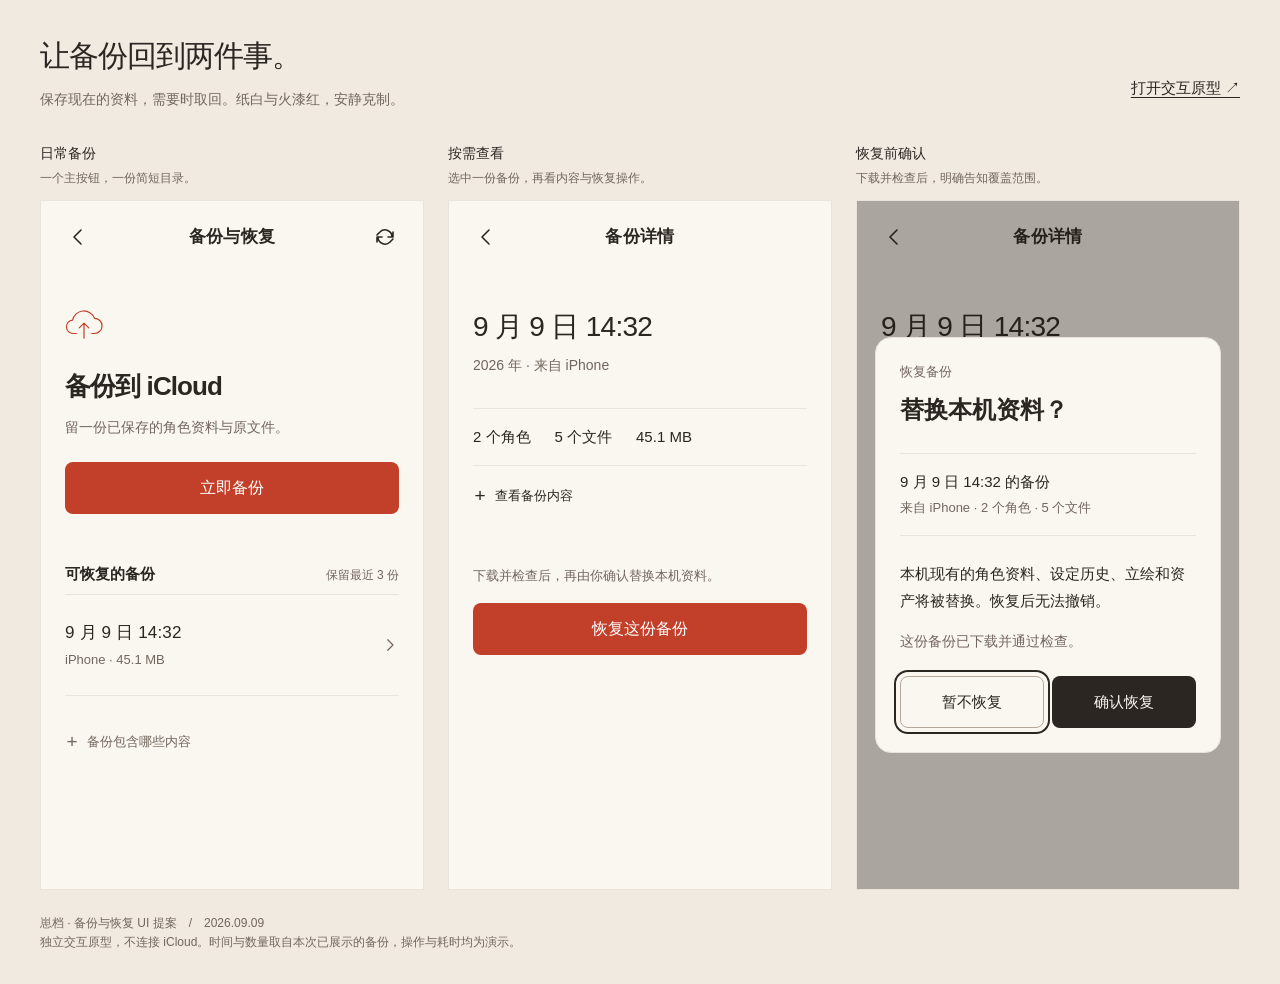
<file: design/backup-restore/preview.html>
<!doctype html>
<html lang="zh-CN"><head><meta charset="utf-8"><meta name="viewport" content="width=device-width,initial-scale=1"><title>崽档 · 备份与恢复 UI 方案</title><link rel="stylesheet" href="styles.css">
<style>
/* Hallmark · pre-emit critique: P5 H5 E4 S5 R5 V4 */
body{padding:var(--space-xl);background:var(--color-review)}
.board-head{max-width:1200px;margin:0 auto var(--space-xl);display:flex;align-items:end;justify-content:space-between;gap:var(--space-lg)}
.board-head h1{font-size:30px;font-weight:500;letter-spacing:-.035em}.board-head p{color:var(--color-muted);margin-top:var(--space-sm);font-size:14px}
.board{display:grid;grid-template-columns:repeat(3,minmax(0,1fr));gap:var(--space-lg);max-width:1200px;margin:auto}
figure{margin:0;min-width:0}figcaption{font-size:14px;font-weight:500;margin-bottom:12px}figcaption span{display:block;color:var(--color-muted);font-size:12px;font-weight:400;margin-top:4px}
iframe{width:100%;height:690px;border:1px solid var(--color-rule);background:var(--color-paper);display:block}
footer{max-width:1200px;margin:var(--space-lg) auto 0;color:var(--color-muted);font-size:12px}
@media(max-width:900px){.board{grid-template-columns:minmax(0,1fr);max-width:414px}.board-head{display:block;max-width:414px}.board-head a{margin-top:var(--space-md)}body{padding:var(--space-lg) var(--space-md)}footer{max-width:414px}}
</style></head><body>
<header class="board-head"><div><h1>让备份回到两件事。</h1><p>保存现在的资料，需要时取回。纸白与火漆红，安静克制。</p></div><a href="prototype.html">打开交互原型 ↗</a></header>
<div class="board">
<figure><figcaption>日常备份<span>一个主按钮，一份简短目录。</span></figcaption><iframe title="简化后的备份首页" src="prototype.html?clean&state=idle"></iframe></figure>
<figure><figcaption>按需查看<span>选中一份备份，再看内容与恢复操作。</span></figcaption><iframe title="按需展开的备份详情" src="prototype.html?clean&state=detail"></iframe></figure>
<figure><figcaption>恢复前确认<span>下载并检查后，明确告知覆盖范围。</span></figcaption><iframe title="恢复前确认界面" src="prototype.html?clean&state=ready"></iframe></figure>
</div>
<footer>崽档 · 备份与恢复 UI 提案　/　2026.09.09<br>独立交互原型，不连接 iCloud。时间与数量取自本次已展示的备份，操作与耗时均为演示。</footer>
</body></html>
</file>
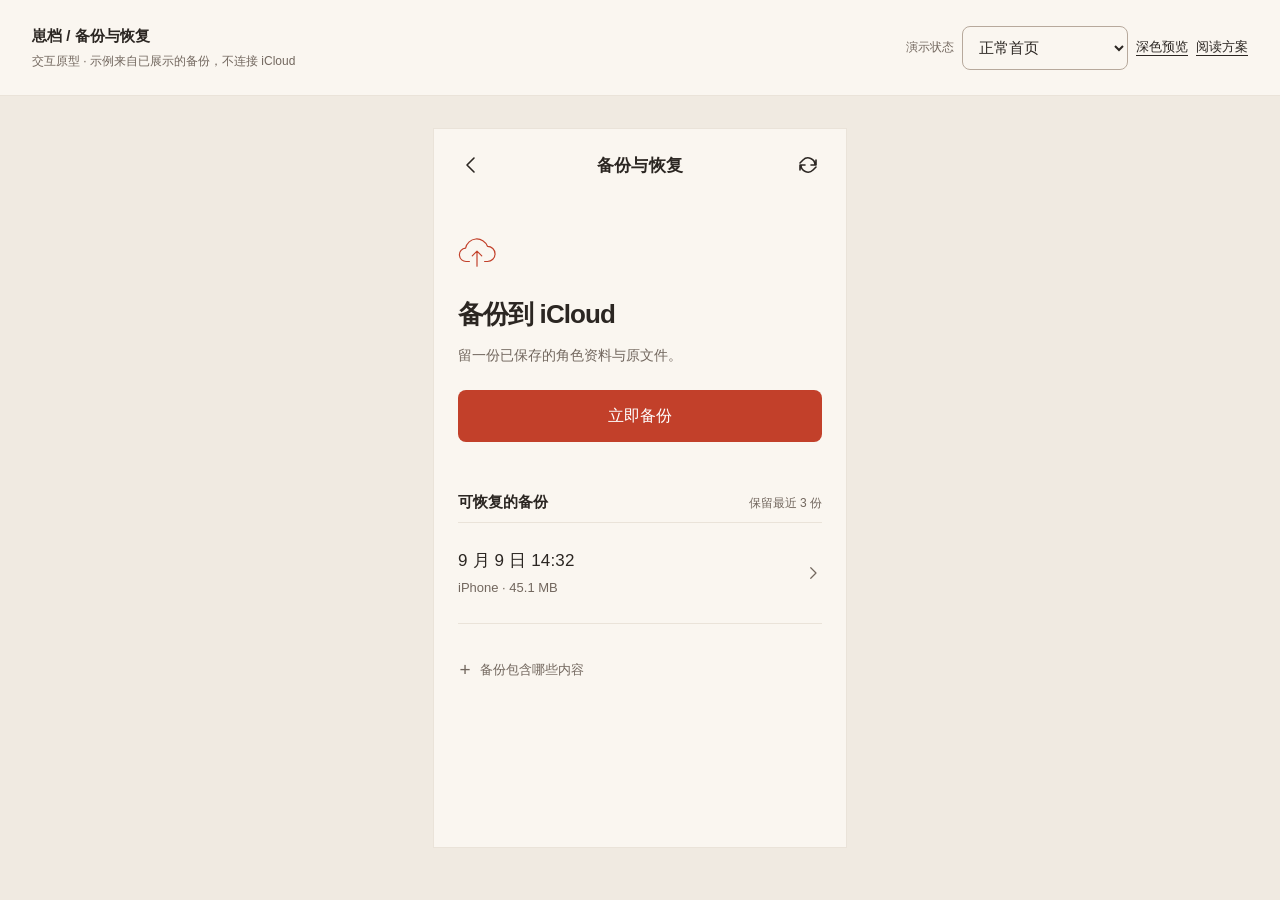
<file: design/backup-restore/prototype.html>
<!doctype html>
<html lang="zh-CN">
<head>
  <meta charset="utf-8"><meta name="viewport" content="width=device-width,initial-scale=1">
  <meta name="color-scheme" content="light dark">
  <title>崽档 · 备份与恢复交互原型</title>
  <link rel="stylesheet" href="styles.css">
</head>
<body>
  <aside class="review" aria-label="原型演示控制">
    <div><strong>崽档 / 备份与恢复</strong><p>交互原型 · 示例来自已展示的备份，不连接 iCloud</p></div>
    <div class="review-controls">
      <label for="scenario">演示状态</label>
      <select id="scenario">
        <option value="idle">正常首页</option><option value="empty">首次备份</option>
        <option value="backup">备份进行中</option><option value="waiting">等待 iCloud 确认</option>
        <option value="detail">备份详情</option><option value="ready">恢复确认</option>
        <option value="failure">备份失败</option><option value="offline">iCloud 不可用</option>
        <option value="recovery">本机资料无法打开</option><option value="stalled">恢复耗时较长</option>
      </select>
      <button class="text-button" id="theme-toggle" aria-pressed="false">深色预览</button>
      <a href="plan.md">阅读方案</a>
    </div>
  </aside>
  <div class="app" id="app">
    <header class="appbar">
      <button class="icon-button" id="back" aria-label="返回设置"><svg viewBox="0 0 24 24" aria-hidden="true"><path d="m14 5-7 7 7 7"/></svg></button>
      <h1 id="page-title">备份与恢复</h1>
      <button class="icon-button" id="refresh" aria-label="刷新云端备份"><svg viewBox="0 0 24 24" aria-hidden="true"><path d="M20 7v5h-5M4 17v-5h5M19 12a7 7 0 0 0-12-5L4 10m16 4-3 3A7 7 0 0 1 5 12"/></svg></button>
    </header>
    <main id="main"></main>
    <div id="toast" class="toast" role="status" aria-live="polite" hidden></div>
  </div>
  <dialog id="confirm" aria-labelledby="confirm-title" aria-describedby="confirm-copy">
    <form method="dialog">
      <p class="dialog-caption">恢复备份</p>
      <h2 id="confirm-title">替换本机资料？</h2>
      <p class="confirm-target">9 月 9 日 14:32 的备份<span>来自 iPhone · 2 个角色 · 5 个文件</span></p>
      <p id="confirm-copy">本机现有的角色资料、设定历史、立绘和资产将被替换。恢复后无法撤销。</p>
      <p class="muted">这份备份已下载并通过检查。</p>
      <div class="dialog-actions"><button value="cancel" class="secondary" autofocus>暂不恢复</button><button type="button" class="ink-button" id="activate">确认恢复</button></div>
    </form>
  </dialog>
  <script src="app.js"></script>
</body>
</html>
</file>
<file: design/backup-restore/styles.css>
/* Hallmark · macrostructure: Workbench (native utility adaptation) · tone: quiet editorial · anchor hue: seal red */
/* Hallmark · pre-emit critique: P5 H5 E4 S5 R5 V4; deliberate system typography for existing Flutter app */
@import url('./tokens.css');
* { box-sizing: border-box; }
html, body { margin: 0; overflow-x: clip; }
body { background: var(--color-review); color: var(--color-ink); font: 400 15px/1.6 var(--font-body); }
button, select { font: inherit; }
button, a, select { -webkit-tap-highlight-color: var(--color-clear); }
button { cursor: pointer; border: 0; color: inherit; background: var(--color-clear); min-height: 44px; min-width: 44px; }
button, select, a { touch-action: manipulation; }
button:focus-visible, a:focus-visible, select:focus-visible, summary:focus-visible { outline: 2px solid var(--color-ink); outline-offset: 4px; }
button:active:not(:disabled) { transform: scale(.985); }
button:disabled, select:disabled { opacity: .55; cursor: not-allowed; }
button:hover:not(:disabled), a:hover { filter: brightness(.94); }
h1, h2, h3, p { margin: 0; }
h1, h2, h3 { font-family: var(--font-display); font-style: normal; min-width: 0; overflow-wrap: anywhere; }
svg { width: 24px; height: 24px; fill: none; stroke: currentColor; stroke-width: 1.6; stroke-linecap: round; stroke-linejoin: round; flex: none; }
[hidden] { display: none !important; }
.review { padding: var(--space-lg) var(--space-xl); display: flex; justify-content: space-between; align-items: center; gap: var(--space-lg); border-bottom: 1px solid var(--color-rule); background: var(--color-paper); }
.review p { font-size: 12px; color: var(--color-muted); margin-top: 4px; }
.review strong { font-size: 15px; font-weight: 600; }
.review-controls { display: flex; align-items: center; flex-wrap: wrap; gap: var(--space-sm); }
.review-controls label { font-size: 12px; color: var(--color-muted); }
select { max-width: 100%; min-height: 44px; padding: 0 var(--space-compact); border: 1px solid var(--color-rule-strong); border-radius: var(--radius-sm); color: var(--color-ink); background: var(--color-paper); }
a { color: var(--color-ink); text-underline-offset: 4px; display: inline-flex; align-items: center; min-height: 44px; white-space: nowrap; }
.review a, .review button { font-size: 13px; }
.app { background: var(--color-paper); max-width: 414px; min-height: 720px; margin: var(--space-xl) auto; position: relative; border: 1px solid var(--color-rule); }
.appbar { height: 72px; display: grid; grid-template-columns: 44px minmax(0,1fr) 44px; align-items: center; padding: 0 var(--space-md); }
.appbar h1 { font-size: 17px; font-weight: 600; text-align: center; letter-spacing: .015em; }
.icon-button { width: 44px; display: grid; place-items: center; }
main { padding: var(--space-xl) var(--space-lg) var(--space-2xl); }
.intro { margin-bottom: var(--space-lg); }
.cloud-icon { width: 38px; height: 38px; color: var(--color-accent); margin-bottom: var(--space-md); stroke-width: 1.25; }
.intro h2 { font-size: 26px; letter-spacing: -.035em; font-weight: 600; margin-bottom: var(--space-sm); }
.intro p, .muted { color: var(--color-muted); font-size: 14px; }
.primary, .ink-button, .secondary { border-radius: var(--radius-sm); min-height: 52px; padding: var(--space-compact) var(--space-md); font-size: 16px; font-weight: 500; white-space: nowrap; }
.primary { background: var(--color-accent); color: var(--color-on-accent); width: 100%; }
.ink-button { background: var(--color-ink); color: var(--color-paper); }
.secondary { border: 1px solid var(--color-rule-strong); }
.section-head { display: flex; justify-content: space-between; align-items: baseline; gap: var(--space-sm); padding-bottom: var(--space-sm); }
.section-head h2 { font-size: 15px; font-weight: 600; }
.section-head span { color: var(--color-muted); font-size: 12px; white-space: nowrap; }
.history { margin-top: var(--space-2xl); }
.snapshot { display: flex; align-items: center; gap: var(--space-md); width: 100%; text-align: left; padding: var(--space-lg) 0; border-top: 1px solid var(--color-rule); border-bottom: 1px solid var(--color-rule); border-radius: 0; }
.snapshot .date { display: block; font-size: 17px; font-weight: 500; letter-spacing: .01em; }
.snapshot .meta { display: block; font-size: 13px; color: var(--color-muted); margin-top: var(--space-xs); }
.snapshot .arrow { margin-left: auto; width: 18px; color: var(--color-muted); }
.info { margin-top: var(--space-lg); }
details { font-size: 13px; color: var(--color-muted); }
summary { cursor: pointer; min-height: 44px; display: flex; align-items: center; gap: var(--space-sm); list-style: none; width: fit-content; }
summary::-webkit-details-marker { display: none; }
summary:before { content: '+'; font-size: 19px; width: 14px; text-align: center; }
details[open] summary:before { content: '−'; }
details p { padding: var(--space-sm) 0 var(--space-sm) var(--space-lg); line-height: 1.8; }
.empty { border-top: 1px solid var(--color-rule); border-bottom: 1px solid var(--color-rule); padding: var(--space-lg) 0; }
.empty p:first-child { font-size: 16px; margin-bottom: var(--space-xs); }
.empty p:last-child { font-size: 13px; color: var(--color-muted); }
.status { border-top: 1px solid var(--color-rule-strong); border-bottom: 1px solid var(--color-rule); padding: var(--space-md) 0; }
.status-title { display: flex; gap: var(--space-sm); align-items: center; font-weight: 500; font-size: 17px; }
.status-title svg { width: 20px; height: 20px; }
.status p { font-size: 13px; color: var(--color-muted); margin-top: var(--space-sm); }
.status-actions { display: flex; align-items: center; justify-content: space-between; flex-wrap: wrap; gap: var(--space-sm); margin-top: var(--space-sm); }
.text-button { color: var(--color-ink); font-size: 13px; padding: 4px 0; min-height: 44px; white-space: nowrap; text-decoration: underline; text-underline-offset: 4px; }
.status-actions .text-button:only-child { margin-left: auto; }
.indeterminate { height: 3px; background: var(--color-rule); margin-top: var(--space-md); overflow: clip; }
.indeterminate:after { content: ''; display: block; width: 32%; height: 100%; background: var(--color-accent); animation: move 1.8s var(--ease-in-out) infinite; }
@keyframes move { from {transform:translateX(-100%)} to {transform:translateX(420%)} }
.detail-head { margin-bottom: var(--space-xl); }
.detail-head h2 { font-size: 28px; letter-spacing: -.025em; font-weight: 500; }
.detail-head p { font-size: 14px; color: var(--color-muted); margin-top: var(--space-xs); }
.facts { display: flex; flex-wrap: wrap; gap: var(--space-sm) var(--space-lg); font-size: 15px; padding: var(--space-md) 0; border-block: 1px solid var(--color-rule); }
.facts span { white-space: nowrap; }
.detail-content { margin: var(--space-sm) 0 var(--space-2xl); }
.detail-content summary { color: var(--color-ink); }
.detail-content dl { margin: 0 0 var(--space-md); }
.detail-content dl div { display: flex; justify-content: space-between; padding: var(--space-sm) 0; border-bottom: 1px solid var(--color-rule); }
.detail-content dd { margin: 0; color: var(--color-ink); }
.detail-note { margin-bottom: var(--space-md); font-size: 13px; color: var(--color-muted); }
.toast { position: absolute; left: var(--space-lg); right: var(--space-lg); bottom: var(--space-lg); padding: var(--space-md); color: var(--color-paper); background: var(--color-ink); border-radius: var(--radius-sm); font-size: 14px; }
dialog { width: min(360px, calc(100% - 32px)); border: 1px solid var(--color-rule); border-radius: var(--radius-lg); padding: var(--space-lg); background: var(--color-paper); color: var(--color-ink); max-height: calc(100dvh - 32px); overflow-y: auto; }
dialog::backdrop { background: var(--color-scrim); }
dialog h2 { font-size: 24px; font-weight: 600; margin: var(--space-sm) 0 var(--space-lg); }
.dialog-caption { font-size: 13px; color: var(--color-muted); }
.confirm-target { padding: var(--space-md) 0; border-block: 1px solid var(--color-rule); margin-bottom: var(--space-lg); font-weight: 500; }
.confirm-target span { display: block; font-size: 13px; color: var(--color-muted); margin-top: var(--space-xs); font-weight: 400; }
#confirm-copy { font-size: 15px; line-height: 1.8; margin-bottom: var(--space-md); }
.dialog-actions { display: grid; grid-template-columns: repeat(2,minmax(0,1fr)); gap: var(--space-sm); margin-top: var(--space-lg); }
.dialog-actions button { font-size: 15px; padding-inline: var(--space-sm); }
.clean body { background: var(--color-paper); }
.clean .review { display: none; }
.clean .app { margin: 0 auto; border: 0; max-width: 600px; min-height: 100dvh; }
.clean .toast { position: fixed; max-width: 552px; margin-inline: auto; }
@media (max-width: 700px) {
  .review { padding: var(--space-md); flex-direction: column; align-items: flex-start; }
  .review-controls { gap: var(--space-sm) var(--space-md); }
  .app { margin: 0 auto; min-height: 720px; border: 0; }
}
@media (prefers-reduced-motion: reduce) {
  *, *:before, *:after { animation: none !important; transition: none !important; }
  .indeterminate:after { transform: translateX(100%); }
  button:active:not(:disabled) { transform: none; }
}
</file>
